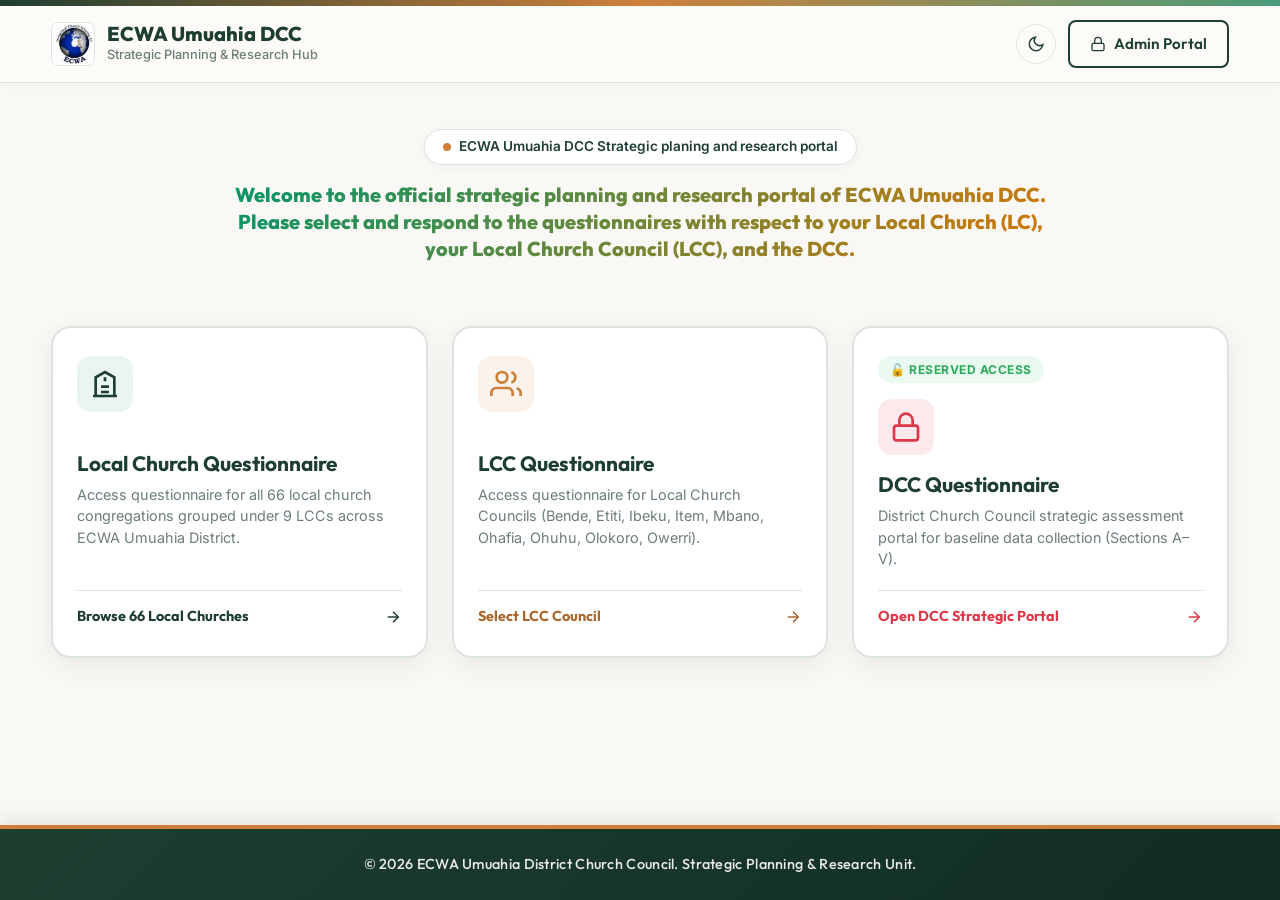
<file: index.html>
<!DOCTYPE html>
<html lang="en">

<head>
    <meta charset="UTF-8">
    <meta name="viewport" content="width=device-width, initial-scale=1.0">
    <meta name="description"
        content="ECWA Umuahia District Church Council - Strategic Planning & Research Hub. Select your questionnaire portal.">
    <title>ECWA Umuahia DCC - Strategic Feedback Hub</title>

    <!-- Google Fonts -->
    <link rel="preconnect" href="https://fonts.googleapis.com">
    <link rel="preconnect" href="https://fonts.gstatic.com" crossorigin>
    <link
        href="https://fonts.googleapis.com/css2?family=Inter:wght@300;400;500;600&family=Outfit:wght@400;500;600;700;800&display=swap"
        rel="stylesheet">

    <!-- Custom CSS -->
    <link rel="stylesheet" href="styles.css">
</head>

<body>
    <!-- Top Accent Line -->
    <div class="top-accent-bar"></div>

    <!-- Navigation Header -->
    <header class="app-header">
        <div class="header-container">
            <a href="index.html" class="brand-logo" aria-label="Go to Home Page">
                <img src="assets/church Logo.jpeg" alt="ECWA Umuahia DCC Logo" class="brand-logo-img">
                <div class="brand-text">
                    <span class="brand-title">ECWA Umuahia DCC</span>
                    <span class="brand-subtitle">Strategic Planning & Research Hub</span>
                </div>
            </a>
            <div class="header-actions">
                <button id="theme-toggle-btn" class="theme-toggle-btn" aria-label="Toggle Theme">
                    <svg class="sun-icon" viewBox="0 0 24 24" width="18" height="18" fill="none" stroke="currentColor"
                        stroke-width="2">
                        <circle cx="12" cy="12" r="5" />
                        <line x1="12" y1="1" x2="12" y2="3" />
                        <line x1="12" y1="21" x2="12" y2="23" />
                        <line x1="4.22" y1="4.22" x2="5.64" y2="5.64" />
                        <line x1="18.36" y1="18.36" x2="19.78" y2="19.78" />
                        <line x1="1" y1="12" x2="3" y2="12" />
                        <line x1="21" y1="12" x2="23" y2="12" />
                        <line x1="4.22" y1="19.78" x2="5.64" y2="18.36" />
                        <line x1="18.36" y1="5.64" x2="19.78" y2="4.22" />
                    </svg>
                    <svg class="moon-icon" viewBox="0 0 24 24" width="18" height="18" fill="none" stroke="currentColor"
                        stroke-width="2">
                        <path d="M21 12.79A9 9 0 1 1 11.21 3 7 7 0 0 0 21 12.79z" />
                    </svg>
                </button>
                <a href="admin.html" class="btn btn-outline" aria-label="Administrator Portal">
                    <svg viewBox="0 0 24 24" width="16" height="16" fill="none" stroke="currentColor" stroke-width="2">
                        <rect x="3" y="11" width="18" height="11" rx="2" ry="2" />
                        <path d="M7 11V7a5 5 0 0 1 10 0v4" />
                    </svg>
                    Admin Portal
                </a>
            </div>
        </div>
    </header>

    <!-- Main Hero Landing Container -->
    <main class="main-content">
        <section class="hero-standalone-section">
            <div class="hero-header-block">
                <div class="hero-pill-badge">
                    <span class="pulse-dot"></span>
                    <span>ECWA Umuahia DCC Strategic planing and research portal</span>
                </div>
                <h1 class="hero-animated-title">
                    Welcome to the official strategic planning and research portal of ECWA Umuahia DCC. Please select
                    and respond to the questionnaires with respect to your Local Church (LC), your Local Church Council
                    (LCC), and the DCC.
                </h1>

            </div>

            <!-- 3 Primary Action Cards Grid -->
            <div class="hero-action-grid">
                <!-- Button 1: Local Church Questionnaire -->
                <a href="lc.html" class="hero-action-card card-local-church">

                    <div class="card-icon-wrapper icon-emerald">
                        <svg viewBox="0 0 24 24" width="32" height="32" fill="none" stroke="currentColor"
                            stroke-width="2">
                            <path d="M3 21h18M5 21V7l7-4 7 4v14M9 14h6M9 18h6M12 7v3" />
                        </svg>
                    </div>
                    <div class="card-content">
                        <h3 class="card-title">Local Church Questionnaire</h3>
                        <p class="card-desc">Access questionnaire for all 66 local church congregations grouped under 9 LCCs across ECWA Umuahia District.</p>
                    </div>
                    <div class="card-footer-action">
                        <span>Browse 66 Local Churches</span>
                        <svg class="arrow-icon" viewBox="0 0 24 24" width="18" height="18" fill="none"
                            stroke="currentColor" stroke-width="2">
                            <line x1="5" y1="12" x2="19" y2="12" />
                            <polyline points="12 5 19 12 12 19" />
                        </svg>
                    </div>
                </a>

                <!-- Button 2: LCC Questionnaire -->
                <a href="lcc.html" class="hero-action-card card-lcc">

                    <div class="card-icon-wrapper icon-amber">
                        <svg viewBox="0 0 24 24" width="32" height="32" fill="none" stroke="currentColor"
                            stroke-width="2">
                            <path d="M17 21v-2a4 4 0 0 0-4-4H5a4 4 0 0 0-4 4v2" />
                            <circle cx="9" cy="7" r="4" />
                            <path d="M23 21v-2a4 4 0 0 0-3-3.87" />
                            <path d="M16 3.13a4 4 0 0 1 0 7.75" />
                        </svg>
                    </div>
                    <div class="card-content">
                        <h3 class="card-title">LCC Questionnaire</h3>
                        <p class="card-desc">Access questionnaire for Local Church Councils (Bende, Etiti, Ibeku, Item,
                            Mbano, Ohafia, Ohuhu, Olokoro, Owerri).</p>
                    </div>
                    <div class="card-footer-action">
                        <span>Select LCC Council</span>
                        <svg class="arrow-icon" viewBox="0 0 24 24" width="18" height="18" fill="none"
                            stroke="currentColor" stroke-width="2">
                            <line x1="5" y1="12" x2="19" y2="12" />
                            <polyline points="12 5 19 12 12 19" />
                        </svg>
                    </div>
                </a>

                <!-- Button 3: DCC Questionnaire -->
                <a href="dcc.html" class="hero-action-card card-dcc">
                    <div class="card-badge badge-unlocked">🔓 Reserved Access</div>
                    <div class="card-icon-wrapper icon-rose">
                        <svg viewBox="0 0 24 24" width="32" height="32" fill="none" stroke="currentColor"
                            stroke-width="2">
                            <rect x="3" y="11" width="18" height="11" rx="2" ry="2" />
                            <path d="M7 11V7a5 5 0 0 1 10 0v4" />
                        </svg>
                    </div>
                    <div class="card-content">
                        <h3 class="card-title">DCC Questionnaire</h3>
                        <p class="card-desc">District Church Council strategic assessment portal for baseline data
                            collection (Sections A–V).</p>
                    </div>
                    <div class="card-footer-action">
                        <span>Open DCC Strategic Portal</span>
                        <svg class="arrow-icon" viewBox="0 0 24 24" width="18" height="18" fill="none"
                            stroke="currentColor" stroke-width="2">
                            <line x1="5" y1="12" x2="19" y2="12" />
                            <polyline points="12 5 19 12 12 19" />
                        </svg>
                    </div>
                </a>
            </div>
        </section>
    </main>

    <!-- Data Collector Endpoint Setup Modal -->
    <div id="endpoint-modal" class="modal-backdrop" aria-hidden="true">
        <div class="modal-card">
            <div class="modal-header">
                <h3>Configure Data Collector Endpoint</h3>
                <button id="close-modal-btn" class="close-btn" aria-label="Close Modal">&times;</button>
            </div>
            <div class="modal-body">
                <p>Provide a Webhook URL (e.g. Google Sheets Web App, Make.com, n8n, or custom API) where completed
                    questionnaire submissions will be sent automatically.</p>
                <div class="form-group">
                    <label class="form-label" for="webhook-url-input">Webhook / Endpoint URL</label>
                    <input type="url" id="webhook-url-input" class="form-input"
                        placeholder="https://script.google.com/macros/s/.../exec">
                </div>
            </div>
            <div class="modal-footer">
                <button id="cancel-modal-btn" class="btn btn-outline">Cancel</button>
                <button id="save-endpoint-btn" class="btn btn-primary">Save Endpoint</button>
            </div>
        </div>
    </div>

    <!-- Footer -->
    <footer class="app-footer">
        <div class="footer-container">
            <p>&copy; 2026 ECWA Umuahia District Church Council. Strategic Planning & Research Unit.</p>
        </div>
    </footer>

    <!-- Shared JS -->
    <script src="js/data.js"></script>
    <script src="js/common.js"></script>
</body>

</html>
</file>
<file: styles.css>
/* ==========================================================================
   ECWA UMUAHIA DISTRICT CHURCH COUNCIL - SYSTEM DESIGN SYSTEM
   Curated Warm, Trustworthy Palette & Responsive UI Architecture
   ========================================================================== */

:root {
    /* Color Palette Variables (HSL) */
    --primary-h: 155;
    --primary-s: 35%;
    --primary-l: 18%;
    
    --primary: hsl(var(--primary-h), var(--primary-s), var(--primary-l));
    --primary-light: hsl(var(--primary-h), var(--primary-s), 94%);
    --primary-medium: hsl(var(--primary-h), var(--primary-s), 45%);
    --primary-hover: hsl(var(--primary-h), var(--primary-s), 12%);
    
    --accent-h: 28;
    --accent-s: 60%;
    --accent-l: 52%;
    
    --accent: hsl(var(--accent-h), var(--accent-s), var(--accent-l));
    --accent-light: hsl(var(--accent-h), var(--accent-s), 95%);
    --accent-hover: hsl(var(--accent-h), var(--accent-s), 42%);
    
    --bg: hsl(36, 30%, 97%);
    --card-bg: #ffffff;
    
    --text-main: hsl(155, 12%, 15%);
    --text-muted: hsl(155, 8%, 46%);
    --border-color: hsl(155, 10%, 88%);
    
    --error: hsl(354, 70%, 54%);
    --error-light: hsl(354, 70%, 95%);
    --success: hsl(142, 60%, 42%);
    --success-light: hsl(142, 60%, 95%);
    
    /* Layout Constants & Shadows */
    --border-radius-sm: 8px;
    --border-radius-md: 16px;
    --border-radius-lg: 24px;
    --border-radius-round: 50px;
    
    --shadow-sm: 0 2px 8px rgba(28, 59, 43, 0.04);
    --shadow-md: 0 8px 24px rgba(28, 59, 43, 0.08);
    --shadow-lg: 0 16px 40px rgba(28, 59, 43, 0.12);
    
    /* Transitions */
    --transition-smooth: all 0.3s cubic-bezier(0.4, 0, 0.2, 1);
    --transition-bounce: all 0.4s cubic-bezier(0.175, 0.885, 0.32, 1.275);
}

/* Dark Theme Overrides */
[data-theme="dark"] {
    --bg: #121815;
    --card-bg: #1a221e;
    --text-main: #e2ece7;
    --text-muted: #94a89f;
    --border-color: #2a3831;
    --primary-light: #22322a;
    --accent-light: #36291e;
}

/* ==========================================================================
   BASE & RESET
   ========================================================================== */

* {
    box-sizing: border-box;
    margin: 0;
    padding: 0;
}

html {
    scroll-behavior: smooth;
    font-size: 16px;
}

body {
    font-family: 'Inter', -apple-system, BlinkMacSystemFont, "Segoe UI", Roboto, sans-serif;
    background-color: var(--bg);
    color: var(--text-main);
    line-height: 1.6;
    -webkit-font-smoothing: antialiased;
    min-height: 100vh;
    display: flex;
    flex-direction: column;
}

img {
    max-width: 100%;
    height: auto;
}

/* Top Accent Line */
.top-accent-bar {
    height: 6px;
    background: linear-gradient(90deg, var(--primary), var(--accent), var(--primary-medium));
    width: 100%;
    position: fixed;
    top: 0;
    left: 0;
    z-index: 1001;
}

/* Typography */
h1, h2, h3, h4, h5, h6 {
    font-family: 'Outfit', sans-serif;
    font-weight: 700;
    color: var(--primary);
    line-height: 1.25;
}

[data-theme="dark"] h1, 
[data-theme="dark"] h2, 
[data-theme="dark"] h3, 
[data-theme="dark"] h4 {
    color: #ffffff;
}

/* ==========================================================================
   BUTTONS & UTILITIES
   ========================================================================== */

.btn {
    display: inline-flex;
    align-items: center;
    justify-content: center;
    gap: 8px;
    padding: 10px 20px;
    border-radius: var(--border-radius-sm);
    font-family: 'Outfit', sans-serif;
    font-weight: 600;
    font-size: 0.95rem;
    cursor: pointer;
    transition: var(--transition-smooth);
    border: 2px solid transparent;
    text-decoration: none;
    outline: none;
    user-select: none;
    white-space: nowrap;
}

.btn-primary {
    background-color: var(--primary);
    color: #ffffff;
}

.btn-primary:hover {
    background-color: var(--primary-hover);
    transform: translateY(-2px);
    box-shadow: 0 4px 12px rgba(28, 59, 43, 0.2);
}

.btn-success {
    background-color: var(--success);
    color: #ffffff;
}

.btn-success:hover {
    background-color: hsl(142, 60%, 34%);
    transform: translateY(-2px);
}

.btn-outline {
    background-color: transparent;
    border-color: var(--primary);
    color: var(--primary);
}

[data-theme="dark"] .btn-outline {
    border-color: var(--border-color);
    color: #ffffff;
}

.btn-outline:hover {
    background-color: var(--primary-light);
    transform: translateY(-2px);
}

.btn-text {
    background-color: transparent;
    color: var(--text-muted);
    padding: 8px 16px;
}

.btn-text:hover {
    color: var(--primary);
    background-color: var(--primary-light);
}

.text-danger {
    color: var(--error);
}

.text-danger:hover {
    color: #ffffff;
    background-color: var(--error);
}

/* ==========================================================================
   NAVIGATION HEADER
   ========================================================================== */

.app-header {
    background-color: rgba(253, 251, 247, 0.92);
    backdrop-filter: blur(12px);
    -webkit-backdrop-filter: blur(12px);
    border-bottom: 1px solid var(--border-color);
    position: sticky;
    top: 6px;
    z-index: 1000;
    padding: 14px 0;
    box-shadow: var(--shadow-sm);
}

[data-theme="dark"] .app-header {
    background-color: rgba(26, 34, 30, 0.92);
}

.header-container {
    width: 92%;
    max-width: 1200px;
    margin: 0 auto;
    display: flex;
    align-items: center;
    justify-content: space-between;
    gap: 16px;
}

.brand-logo {
    display: flex;
    align-items: center;
    gap: 12px;
    text-decoration: none;
}

.brand-logo-img {
    width: 44px;
    height: 44px;
    border-radius: var(--border-radius-sm);
    object-fit: cover;
    border: 1px solid var(--border-color);
}

.brand-text {
    display: flex;
    flex-direction: column;
}

.brand-title {
    font-family: 'Outfit', sans-serif;
    font-weight: 800;
    font-size: 1.25rem;
    color: var(--primary);
    line-height: 1.1;
}

[data-theme="dark"] .brand-title {
    color: #ffffff;
}

.brand-subtitle {
    font-size: 0.8rem;
    color: var(--text-muted);
    font-weight: 500;
}

.header-actions {
    display: flex;
    align-items: center;
    gap: 12px;
}

.theme-toggle-btn {
    background: none;
    border: 1px solid var(--border-color);
    width: 40px;
    height: 40px;
    border-radius: var(--border-radius-round);
    color: var(--primary);
    cursor: pointer;
    display: flex;
    align-items: center;
    justify-content: center;
    transition: var(--transition-smooth);
}

[data-theme="dark"] .theme-toggle-btn {
    color: #ffffff;
}

.theme-toggle-btn:hover {
    background-color: var(--primary-light);
}

.sun-icon { display: none; }
.moon-icon { display: block; }
[data-theme="dark"] .sun-icon { display: block; }
[data-theme="dark"] .moon-icon { display: none; }

/* ==========================================================================
   MAIN CONTAINER
   ========================================================================== */

.main-content {
    width: 92%;
    max-width: 1200px;
    margin: 32px auto;
    flex: 1;
}

/* ==========================================================================
   HERO LANDING & ACTION CARDS (HOME PAGE)
   ========================================================================== */

.hero-standalone-section {
    display: flex;
    flex-direction: column;
    align-items: center;
    text-align: center;
    padding: 20px 0;
}

.hero-header-block {
    max-width: 820px;
    margin-bottom: 36px;
}

.hero-pill-badge {
    display: inline-flex;
    align-items: center;
    gap: 8px;
    background: var(--card-bg);
    border: 1px solid var(--border-color);
    padding: 6px 18px;
    border-radius: 30px;
    font-size: 0.85rem;
    font-weight: 600;
    color: var(--primary);
    box-shadow: var(--shadow-sm);
    margin-bottom: 16px;
}

.pulse-dot {
    width: 8px;
    height: 8px;
    border-radius: 50%;
    background-color: var(--accent);
    box-shadow: 0 0 0 0 rgba(222, 136, 63, 0.7);
    animation: pulseDot 2s infinite;
}

@keyframes pulseDot {
    0% { box-shadow: 0 0 0 0 rgba(222, 136, 63, 0.7); }
    70% { box-shadow: 0 0 0 8px rgba(222, 136, 63, 0); }
    100% { box-shadow: 0 0 0 0 rgba(222, 136, 63, 0); }
}

.hero-animated-title {
    font-size: 1.25rem;
    font-weight: 800;
    line-height: 1.35;
    margin-bottom: 12px;
    background: linear-gradient(135deg, #059669 0%, #D97706 100%);
    -webkit-background-clip: text;
    -webkit-text-fill-color: transparent;
}

[data-theme="dark"] .hero-animated-title {
    background: linear-gradient(135deg, #34D399 0%, #FBBF24 100%);
    -webkit-background-clip: text;
    -webkit-text-fill-color: transparent;
}

.hero-animated-subtitle {
    font-size: 0.55rem;
    color: var(--text-muted);
    line-height: 1.5;
}

/* Stats Ribbon */
.hero-stats-ribbon {
    display: inline-flex;
    align-items: center;
    gap: 16px;
    background: var(--card-bg);
    padding: 12px 24px;
    border-radius: 50px;
    border: 1px solid var(--border-color);
    box-shadow: var(--shadow-sm);
    margin-top: 24px;
    flex-wrap: wrap;
    justify-content: center;
}

.stat-pill {
    display: flex;
    align-items: center;
    gap: 8px;
}

.stat-num {
    font-family: 'Outfit', sans-serif;
    font-weight: 800;
    font-size: 1.2rem;
    color: var(--primary);
}

[data-theme="dark"] .stat-num {
    color: #ffffff;
}

.stat-lbl {
    font-size: 0.85rem;
    font-weight: 600;
    color: var(--text-muted);
}

.stat-divider {
    width: 1px;
    height: 18px;
    background-color: var(--border-color);
}

/* 3 Hero Action Cards Grid */
.hero-action-grid {
    display: grid;
    grid-template-columns: repeat(3, 1fr);
    gap: 24px;
    width: 100%;
    margin-top: 16px;
}

.hero-action-card {
    background: var(--card-bg);
    border-radius: 20px;
    border: 2px solid var(--border-color);
    padding: 28px 24px;
    display: flex;
    flex-direction: column;
    justify-content: space-between;
    text-align: left;
    position: relative;
    text-decoration: none;
    box-shadow: var(--shadow-md);
    transition: transform 0.3s ease, box-shadow 0.3s ease, border-color 0.3s ease;
}

.hero-action-card:hover {
    transform: translateY(-6px);
    box-shadow: var(--shadow-lg);
}

.card-local-church:hover { border-color: var(--primary); }
.card-lcc:hover { border-color: var(--accent); }
.card-dcc:hover { border-color: var(--error); }

.card-badge {
    align-self: flex-start;
    padding: 4px 12px;
    border-radius: 20px;
    font-size: 0.75rem;
    font-weight: 700;
    text-transform: uppercase;
    letter-spacing: 0.5px;
    background-color: var(--primary-light);
    color: var(--primary);
    margin-bottom: 16px;
}

.badge-amber {
    background-color: var(--accent-light);
    color: var(--accent-hover);
}

.badge-unlocked {
    background-color: var(--success-light);
    color: var(--success);
}

.card-icon-wrapper {
    width: 56px;
    height: 56px;
    border-radius: 14px;
    display: flex;
    align-items: center;
    justify-content: center;
    margin-bottom: 16px;
}

.icon-emerald { background-color: var(--primary-light); color: var(--primary); }
.icon-amber { background-color: var(--accent-light); color: var(--accent); }
.icon-rose { background-color: var(--error-light); color: var(--error); }

.card-title {
    font-size: 1.3rem;
    font-weight: 700;
    color: var(--primary);
    margin-bottom: 8px;
}

[data-theme="dark"] .card-title {
    color: #ffffff;
}

.card-desc {
    font-size: 0.9rem;
    color: var(--text-muted);
    line-height: 1.5;
    margin-bottom: 20px;
}

.card-footer-action {
    display: flex;
    align-items: center;
    justify-content: space-between;
    font-family: 'Outfit', sans-serif;
    font-weight: 700;
    font-size: 0.9rem;
    color: var(--primary);
    border-top: 1px solid var(--border-color);
    padding-top: 14px;
}

.card-lcc .card-footer-action { color: var(--accent-hover); }
.card-dcc .card-footer-action { color: var(--error); }

/* ==========================================================================
   DIRECTORIES (61 CHURCHES & LCC COUNCILS)
   ========================================================================== */

.directory-view-container {
    background-color: var(--card-bg);
    border: 1px solid var(--border-color);
    border-radius: var(--border-radius-lg);
    padding: 32px;
    box-shadow: var(--shadow-md);
}

.directory-view-header {
    display: flex;
    flex-direction: column;
    align-items: stretch;
    gap: 20px;
    margin-bottom: 32px;
}

.search-box {
    position: relative;
    width: 100%;
    margin-top: 4px;
}

.search-icon {
    position: absolute;
    left: 22px;
    top: 50%;
    transform: translateY(-50%);
    width: 18px;
    height: 18px;
    color: var(--primary);
    pointer-events: none;
    z-index: 2;
    transition: var(--transition-smooth);
}

.search-input {
    width: 100%;
    height: 64px;
    min-height: 64px;
    padding: 16px 56px 16px 56px;
    border-radius: 16px;
    border: 2px solid var(--border-color);
    background-color: var(--card-bg);
    color: var(--text-main);
    font-size: 1.25rem;
    font-weight: 500;
    letter-spacing: -0.01em;
    outline: none;
    box-shadow: 0 4px 20px rgba(0, 0, 0, 0.05);
    transition: var(--transition-smooth);
}

.search-input::placeholder {
    color: var(--text-muted);
    font-size: 1.08rem;
    font-weight: 400;
    opacity: 0.85;
}

.search-box:hover .search-input {
    border-color: var(--primary-light);
    box-shadow: 0 6px 24px rgba(30, 58, 138, 0.08);
}

.search-box:hover .search-icon {
    color: var(--accent);
}

.search-input:focus {
    border-color: var(--primary);
    background-color: var(--card-bg);
    box-shadow: 0 0 0 4px rgba(30, 58, 138, 0.15), 0 8px 28px rgba(0, 0, 0, 0.1);
}

.search-clear {
    position: absolute;
    right: 18px;
    top: 50%;
    transform: translateY(-50%);
    width: 32px;
    height: 32px;
    border-radius: 50%;
    background: var(--bg-alt);
    border: 1px solid var(--border-color);
    color: var(--text-muted);
    font-size: 1.3rem;
    line-height: 1;
    display: none;
    align-items: center;
    justify-content: center;
    cursor: pointer;
    transition: var(--transition-fast);
    padding: 0;
}

.search-clear:hover {
    background: var(--danger-light);
    color: var(--danger);
    border-color: var(--danger);
}

/* Grids */
.directory-grid {
    display: grid;
    grid-template-columns: repeat(auto-fill, minmax(240px, 1fr));
    gap: 16px;
}

.lcc-directory-grid {
    display: grid;
    grid-template-columns: repeat(auto-fill, minmax(280px, 1fr));
    gap: 20px;
}

/* ==========================================================================
   LC DIRECTORY: 3 ROWS x 3 COLUMNS GROUPED UNDER LCCs
   ========================================================================== */

.lc-grouped-grid {
    display: grid;
    grid-template-columns: repeat(3, 1fr);
    gap: 22px;
    width: 100%;
}

@media (max-width: 1040px) {
    .lc-grouped-grid {
        grid-template-columns: repeat(2, 1fr);
    }
}

@media (max-width: 680px) {
    .lc-grouped-grid {
        grid-template-columns: 1fr;
    }
}

.lc-lcc-section-card {
    background: var(--card-bg);
    border: 1.5px solid var(--border-color);
    border-radius: 16px;
    overflow: hidden;
    box-shadow: var(--shadow-sm);
    display: flex;
    flex-direction: column;
    transition: transform 0.25s ease, box-shadow 0.25s ease, border-color 0.25s ease;
}

.lc-lcc-section-card:hover {
    border-color: var(--primary);
    box-shadow: var(--shadow-md);
    transform: translateY(-3px);
}

.lc-lcc-section-header {
    background: linear-gradient(135deg, var(--primary-light) 0%, rgba(222, 136, 63, 0.08) 100%);
    padding: 14px 18px;
    border-bottom: 1.5px solid var(--border-color);
    display: flex;
    align-items: center;
    justify-content: space-between;
    gap: 10px;
}

[data-theme="dark"] .lc-lcc-section-header {
    background: linear-gradient(135deg, rgba(52, 211, 153, 0.12) 0%, rgba(245, 158, 11, 0.08) 100%);
}

.lc-lcc-header-title-wrap {
    display: flex;
    align-items: center;
    gap: 10px;
    min-width: 0;
}

.lc-lcc-header-icon {
    width: 32px;
    height: 32px;
    border-radius: 8px;
    background: var(--primary);
    color: #ffffff;
    display: flex;
    align-items: center;
    justify-content: center;
    flex-shrink: 0;
}

.lc-lcc-title {
    font-family: 'Outfit', sans-serif;
    font-weight: 800;
    font-size: 1.12rem;
    color: var(--primary);
    margin: 0;
    white-space: nowrap;
    overflow: hidden;
    text-overflow: ellipsis;
}

[data-theme="dark"] .lc-lcc-title {
    color: #ffffff;
}

.lc-lcc-count-badge {
    font-family: 'Outfit', sans-serif;
    font-size: 0.75rem;
    font-weight: 700;
    padding: 3px 10px;
    border-radius: 12px;
    background: var(--bg);
    color: var(--primary);
    border: 1px solid var(--border-color);
    white-space: nowrap;
}

[data-theme="dark"] .lc-lcc-count-badge {
    color: #34D399;
}

.lc-church-list {
    list-style: none;
    padding: 10px 12px;
    margin: 0;
    display: flex;
    flex-direction: column;
    gap: 6px;
    flex: 1;
}

.lc-church-item {
    display: flex;
    align-items: center;
    justify-content: space-between;
    gap: 10px;
    padding: 10px 12px;
    border-radius: 10px;
    border: 1px solid transparent;
    background: var(--bg);
    cursor: pointer;
    text-decoration: none;
    transition: all 0.2s ease;
}

.lc-church-item:hover,
.lc-church-item:focus {
    background: var(--card-bg);
    border-color: var(--primary);
    transform: translateX(4px);
    box-shadow: var(--shadow-sm);
}

.lc-item-left {
    display: flex;
    align-items: center;
    gap: 10px;
    min-width: 0;
    flex: 1;
}

.lc-item-num {
    width: 22px;
    height: 22px;
    border-radius: 50%;
    background: var(--primary-light);
    color: var(--primary);
    font-family: 'Outfit', sans-serif;
    font-weight: 700;
    font-size: 0.75rem;
    display: flex;
    align-items: center;
    justify-content: center;
    flex-shrink: 0;
}

.lc-item-name {
    font-size: 0.88rem;
    font-weight: 600;
    color: var(--text-main);
    line-height: 1.3;
}

.lc-church-item:hover .lc-item-name {
    color: var(--primary);
}

[data-theme="dark"] .lc-church-item:hover .lc-item-name {
    color: #34D399;
}

.lc-item-arrow {
    color: var(--text-muted);
    flex-shrink: 0;
    display: flex;
    align-items: center;
    transition: transform 0.2s ease, color 0.2s ease;
}

.lc-church-item:hover .lc-item-arrow {
    color: var(--primary);
    transform: translateX(3px);
}

.lc-church-highlight {
    background-color: rgba(222, 136, 63, 0.25);
    color: var(--primary);
    padding: 1px 3px;
    border-radius: 3px;
}

.church-card {
    background-color: var(--bg);
    border: 1.5px solid var(--border-color);
    border-radius: var(--border-radius-md);
    padding: 16px 20px;
    display: flex;
    align-items: center;
    justify-content: space-between;
    gap: 12px;
    cursor: pointer;
    transition: var(--transition-bounce);
}

.church-card:hover {
    background-color: var(--card-bg);
    border-color: var(--primary);
    transform: translateY(-3px);
    box-shadow: var(--shadow-sm);
}

.church-num-badge {
    background-color: var(--primary-light);
    color: var(--primary);
    font-family: 'Outfit', sans-serif;
    font-weight: 800;
    font-size: 0.85rem;
    padding: 4px 10px;
    border-radius: 12px;
}

.church-info {
    flex: 1;
}

.church-name {
    font-size: 1rem;
    font-weight: 700;
    color: var(--primary);
}

[data-theme="dark"] .church-name {
    color: #ffffff;
}

.church-subtext {
    font-size: 0.78rem;
    color: var(--text-muted);
}

.card-arrow {
    color: var(--text-muted);
    transition: transform 0.2s ease;
}

.church-card:hover .card-arrow {
    color: var(--primary);
    transform: translateX(4px);
}

/* ==========================================================================
   SURVEY WIZARDS & STEPPERS (LC, LCC, DCC)
   ========================================================================== */

.survey-container {
    background-color: var(--card-bg);
    border: 1px solid var(--border-color);
    border-radius: var(--border-radius-lg);
    box-shadow: var(--shadow-md);
    overflow: hidden;
}

.survey-header {
    padding: 28px 36px;
    border-bottom: 1px solid var(--border-color);
    display: flex;
    align-items: center;
    justify-content: space-between;
    gap: 20px;
    background-color: var(--bg);
}

.church-badge {
    display: inline-block;
    padding: 4px 12px;
    border-radius: 16px;
    font-size: 0.8rem;
    font-weight: 700;
    background-color: var(--primary-light);
    color: var(--primary);
    margin-bottom: 6px;
}

.badge-rose {
    background-color: var(--error-light);
    color: var(--error);
}

.survey-desc {
    font-size: 0.9rem;
    color: var(--text-muted);
}

/* Single-Line Scrollable Stepper Tracker */
.stepper-progress-container {
    padding: 20px 36px;
    border-bottom: 1px solid var(--border-color);
    background-color: var(--card-bg);
}

.progress-bar-track {
    height: 6px;
    background-color: var(--border-color);
    border-radius: 10px;
    overflow: hidden;
    margin-bottom: 16px;
}

.progress-bar-fill {
    height: 100%;
    background: linear-gradient(90deg, var(--primary), var(--accent));
    border-radius: 10px;
    transition: width 0.4s ease;
}

.stepper-steps {
    display: flex;
    align-items: center;
    gap: 8px;
    overflow-x: auto;
    padding-bottom: 6px;
    scroll-behavior: smooth;
    -webkit-overflow-scrolling: touch;
    scrollbar-width: thin;
}

.step-indicator {
    display: inline-flex;
    align-items: center;
    gap: 6px;
    padding: 6px 14px;
    background-color: var(--bg);
    border: 1.5px solid var(--border-color);
    border-radius: 30px;
    color: var(--text-muted);
    font-size: 0.82rem;
    font-weight: 600;
    transition: var(--transition-smooth);
    cursor: pointer;
    user-select: none;
    white-space: nowrap;
    flex-shrink: 0;
}

.step-indicator:hover {
    color: var(--primary);
    border-color: var(--primary);
}

.step-indicator.active {
    background-color: var(--primary);
    border-color: var(--primary);
    color: #ffffff;
}

.step-indicator.completed {
    background-color: var(--primary-light);
    border-color: var(--primary);
    color: var(--primary);
}

[data-theme="dark"] .step-indicator.completed {
    color: #ffffff;
}

.step-num {
    display: inline-flex;
    align-items: center;
    justify-content: center;
    width: 20px;
    height: 20px;
    border-radius: 50%;
    font-size: 0.75rem;
    font-weight: 800;
    background-color: rgba(0, 0, 0, 0.08);
}

.step-indicator.active .step-num {
    background-color: rgba(255, 255, 255, 0.25);
    color: #ffffff;
}

/* Form Steps */
.form-step {
    display: none;
    padding: 36px;
}

.form-step.active {
    display: block;
    animation: fadeInStep 0.3s ease;
}

@keyframes fadeInStep {
    from { opacity: 0; transform: translateY(6px); }
    to { opacity: 1; transform: translateY(0); }
}

.step-header-card {
    background-color: var(--bg);
    border-left: 4px solid var(--primary);
    border-radius: 0 var(--border-radius-sm) var(--border-radius-sm) 0;
    padding: 16px 20px;
    margin-bottom: 28px;
}

.step-header-card h3 {
    font-size: 1.15rem;
    margin-bottom: 4px;
}

.step-header-card p {
    font-size: 0.88rem;
    color: var(--text-muted);
}

/* Form Controls */
.form-group {
    margin-bottom: 24px;
}

.form-group.has-error .form-input,
.form-group.has-error textarea {
    border-color: var(--error);
    background-color: var(--error-light);
}

.form-label {
    display: block;
    font-weight: 600;
    font-size: 0.95rem;
    color: var(--text-main);
    margin-bottom: 8px;
}

.question-hint {
    font-size: 0.82rem;
    color: var(--text-muted);
    margin-bottom: 8px;
}

.form-input, textarea.form-input {
    width: 100%;
    padding: 12px 16px;
    border-radius: var(--border-radius-sm);
    border: 1.5px solid var(--border-color);
    background-color: var(--bg);
    color: var(--text-main);
    font-family: 'Inter', sans-serif;
    font-size: 0.95rem;
    outline: none;
    transition: var(--transition-smooth);
}

.form-input:focus, textarea.form-input:focus {
    border-color: var(--primary);
    background-color: var(--card-bg);
    box-shadow: 0 0 0 4px var(--primary-light);
}

.form-nav-buttons {
    display: flex;
    align-items: center;
    justify-content: space-between;
    padding: 24px 36px;
    border-top: 1px solid var(--border-color);
    background-color: var(--bg);
}

/* Radio & Checkbox Styling */
.radio-group-vertical,
.checkbox-group-vertical {
    display: flex;
    flex-direction: column;
    gap: 8px;
}

.radio-group-horizontal {
    display: flex;
    align-items: center;
    gap: 16px;
}

.radio-container,
.checkbox-container {
    display: flex;
    align-items: center;
    gap: 10px;
    padding: 10px 14px;
    background-color: var(--bg);
    border: 1.5px solid var(--border-color);
    border-radius: var(--border-radius-sm);
    cursor: pointer;
    transition: var(--transition-smooth);
    font-size: 0.9rem;
    font-weight: 500;
}

.radio-container:hover,
.checkbox-container:hover {
    border-color: var(--primary);
}

.radio-container input,
.checkbox-container input {
    accent-color: var(--primary);
    width: 16px;
    height: 16px;
}

/* Tables */
.form-table-wrapper {
    width: 100%;
    overflow-x: auto;
    border: 1px solid var(--border-color);
    border-radius: var(--border-radius-md);
    margin-top: 12px;
    margin-bottom: 24px;
}

.data-table {
    width: 100%;
    border-collapse: collapse;
    font-size: 0.88rem;
    min-width: 600px;
}

.data-table th, 
.data-table td {
    padding: 10px 12px;
    border: 1px solid var(--border-color);
    text-align: left;
}

.data-table th {
    background-color: var(--bg);
    color: var(--primary);
    font-family: 'Outfit', sans-serif;
    font-weight: 700;
}

/* ==========================================================================
   MODAL & TOAST NOTIFICATIONS
   ========================================================================== */

.modal-backdrop {
    position: fixed;
    top: 0; left: 0; width: 100%; height: 100%;
    background-color: rgba(0, 0, 0, 0.6);
    backdrop-filter: blur(6px);
    z-index: 2000;
    display: none;
    align-items: center;
    justify-content: center;
    padding: 20px;
}

.modal-backdrop.active {
    display: flex !important;
}

.modal-card {
    background-color: var(--card-bg);
    border-radius: var(--border-radius-lg);
    border: 1px solid var(--border-color);
    max-width: 540px;
    width: 100%;
    box-shadow: var(--shadow-lg);
    overflow: hidden;
}

.modal-header {
    padding: 20px 24px;
    border-bottom: 1px solid var(--border-color);
    display: flex;
    align-items: center;
    justify-content: space-between;
}

.close-btn {
    background: none;
    border: none;
    font-size: 1.5rem;
    color: var(--text-muted);
    cursor: pointer;
}

.modal-body {
    padding: 24px;
    font-size: 0.92rem;
}

.modal-footer {
    padding: 16px 24px;
    border-top: 1px solid var(--border-color);
    display: flex;
    justify-content: flex-end;
    gap: 12px;
    background-color: var(--bg);
}

.toast-container {
    position: fixed;
    bottom: 24px;
    right: 24px;
    z-index: 3000;
    display: flex;
    flex-direction: column;
    gap: 10px;
}

.toast {
    padding: 12px 20px;
    border-radius: var(--border-radius-sm);
    font-size: 0.9rem;
    font-weight: 600;
    color: #ffffff;
    box-shadow: var(--shadow-md);
    animation: slideInToast 0.3s ease;
}

@keyframes slideInToast {
    from { opacity: 0; transform: translateX(20px); }
    to { opacity: 1; transform: translateX(0); }
}

.toast-success { background-color: var(--success); }
.toast-error { background-color: var(--error); }
.toast-info { background-color: var(--primary); }

/* ==========================================================================
   RESPONSIVE BREAKPOINTS (PREVENTS SCATTERED LAYOUTS ON ALL DEVICES)
   ========================================================================== */

/* Tablets & iPads (≤992px) */
@media (max-width: 992px) {
    .hero-action-grid {
        grid-template-columns: 1fr;
        gap: 20px;
    }
    
    .hero-animated-title {
        font-size: 2rem;
    }
    
    .directory-view-container,
    .survey-container {
        padding: 0;
        border-radius: var(--border-radius-md);
    }
    
    .directory-view-header {
        padding: 24px;
    }

    .directory-grid,
    .lcc-directory-grid {
        padding: 0 24px 24px 24px;
    }
}

/* Smartphones & Small Tablets (≤768px) */
@media (max-width: 768px) {
    .header-container {
        flex-direction: column;
        align-items: flex-start;
        gap: 12px;
    }

    .header-actions {
        width: 100%;
        justify-content: space-between;
    }

    .survey-header {
        padding: 20px 24px;
        flex-direction: column;
        align-items: flex-start;
    }

    .stepper-progress-container {
        padding: 16px 20px;
    }

    .form-step {
        padding: 24px 20px;
    }

    .form-nav-buttons {
        padding: 16px 20px;
    }

    .search-box {
        max-width: 100%;
    }
}

/* Mobile Phones (≤600px) */
@media (max-width: 600px) {
    .hero-stats-ribbon {
        border-radius: 20px;
        padding: 12px 16px;
        gap: 10px;
    }
    
    .stat-divider {
        display: none;
    }

    .stat-pill {
        flex: 1 1 calc(50% - 10px);
        justify-content: center;
    }

    .directory-grid,
    .lcc-directory-grid {
        grid-template-columns: 1fr;
        gap: 12px;
    }

    .ministry-row {
        flex-direction: column;
        align-items: flex-start;
        gap: 8px;
    }

    .radio-group-horizontal {
        width: 100%;
    }

    .search-input {
        height: 54px;
        min-height: 54px;
        font-size: 1.05rem;
        padding: 12px 46px 12px 48px;
    }

    .search-icon {
        left: 18px;
    }
}

/* ==========================================================================
   APP FOOTER STYLING
   ========================================================================== */

.app-footer {
    background: linear-gradient(135deg, var(--primary) 0%, hsl(155, 45%, 12%) 100%);
    color: #ffffff;
    padding: 24px 0;
    margin-top: auto;
    border-top: 4px solid var(--accent);
    box-shadow: 0 -4px 20px rgba(0, 0, 0, 0.1);
}

.footer-container {
    width: 92%;
    max-width: 1200px;
    margin: 0 auto;
    display: flex;
    align-items: center;
    justify-content: center;
    text-align: center;
}

.footer-container p {
    font-family: 'Outfit', sans-serif;
    font-size: 0.9rem;
    font-weight: 500;
    letter-spacing: 0.3px;
    color: rgba(255, 255, 255, 0.9);
}

/* ==========================================================================
   CUSTOM FORM TABLES & CHECKBOX GRIDS
   ========================================================================== */

.custom-form-table {
    width: 100%;
    border-collapse: collapse;
    margin-top: 8px;
    background-color: var(--bg-surface);
    border-radius: var(--border-radius-sm);
    overflow: hidden;
    border: 1px solid var(--border-color);
}

.custom-form-table th,
.custom-form-table td {
    padding: 12px 14px;
    text-align: left;
    border-bottom: 1px solid var(--border-color);
    font-size: 0.92rem;
}

.custom-form-table th {
    background-color: var(--primary-light);
    color: var(--primary);
    font-weight: 700;
    font-family: 'Outfit', sans-serif;
}

.custom-form-table td input[type="radio"] {
    width: 18px;
    height: 18px;
    cursor: pointer;
}

.checkbox-grid {
    display: grid;
    grid-template-columns: repeat(auto-fill, minmax(280px, 1fr));
    gap: 10px 16px;
    margin-top: 10px;
}

.checkbox-option {
    display: flex;
    align-items: flex-start;
    gap: 10px;
    cursor: pointer;
    font-size: 0.92rem;
    color: var(--text-main);
    padding: 6px 8px;
    border-radius: 6px;
    transition: background-color 0.2s ease;
}

.checkbox-option:hover {
    background-color: var(--primary-light);
}

.checkbox-option input[type="checkbox"] {
    margin-top: 3px;
    width: 16px;
    height: 16px;
    accent-color: var(--primary);
    cursor: pointer;
}

.radio-group-vertical {
    display: flex;
    flex-direction: column;
    gap: 8px;
    margin-top: 8px;
}
</file>
